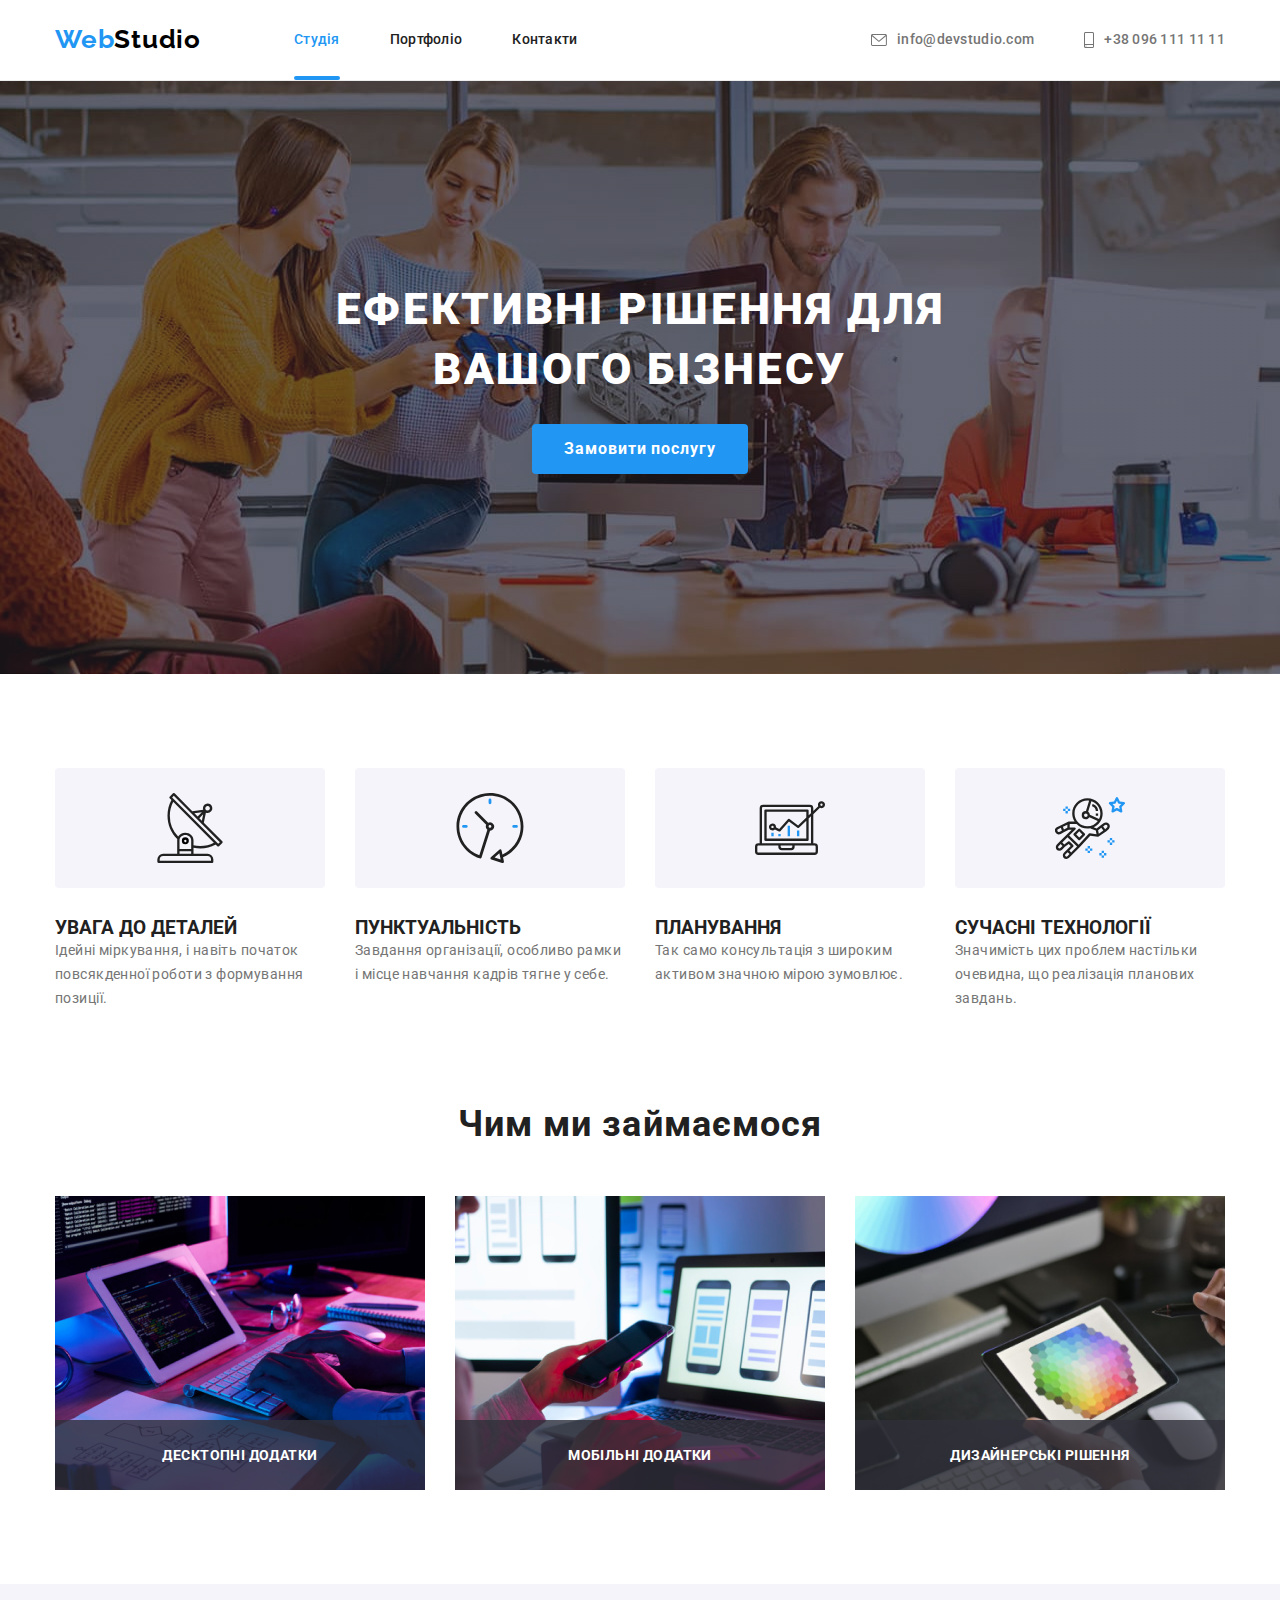
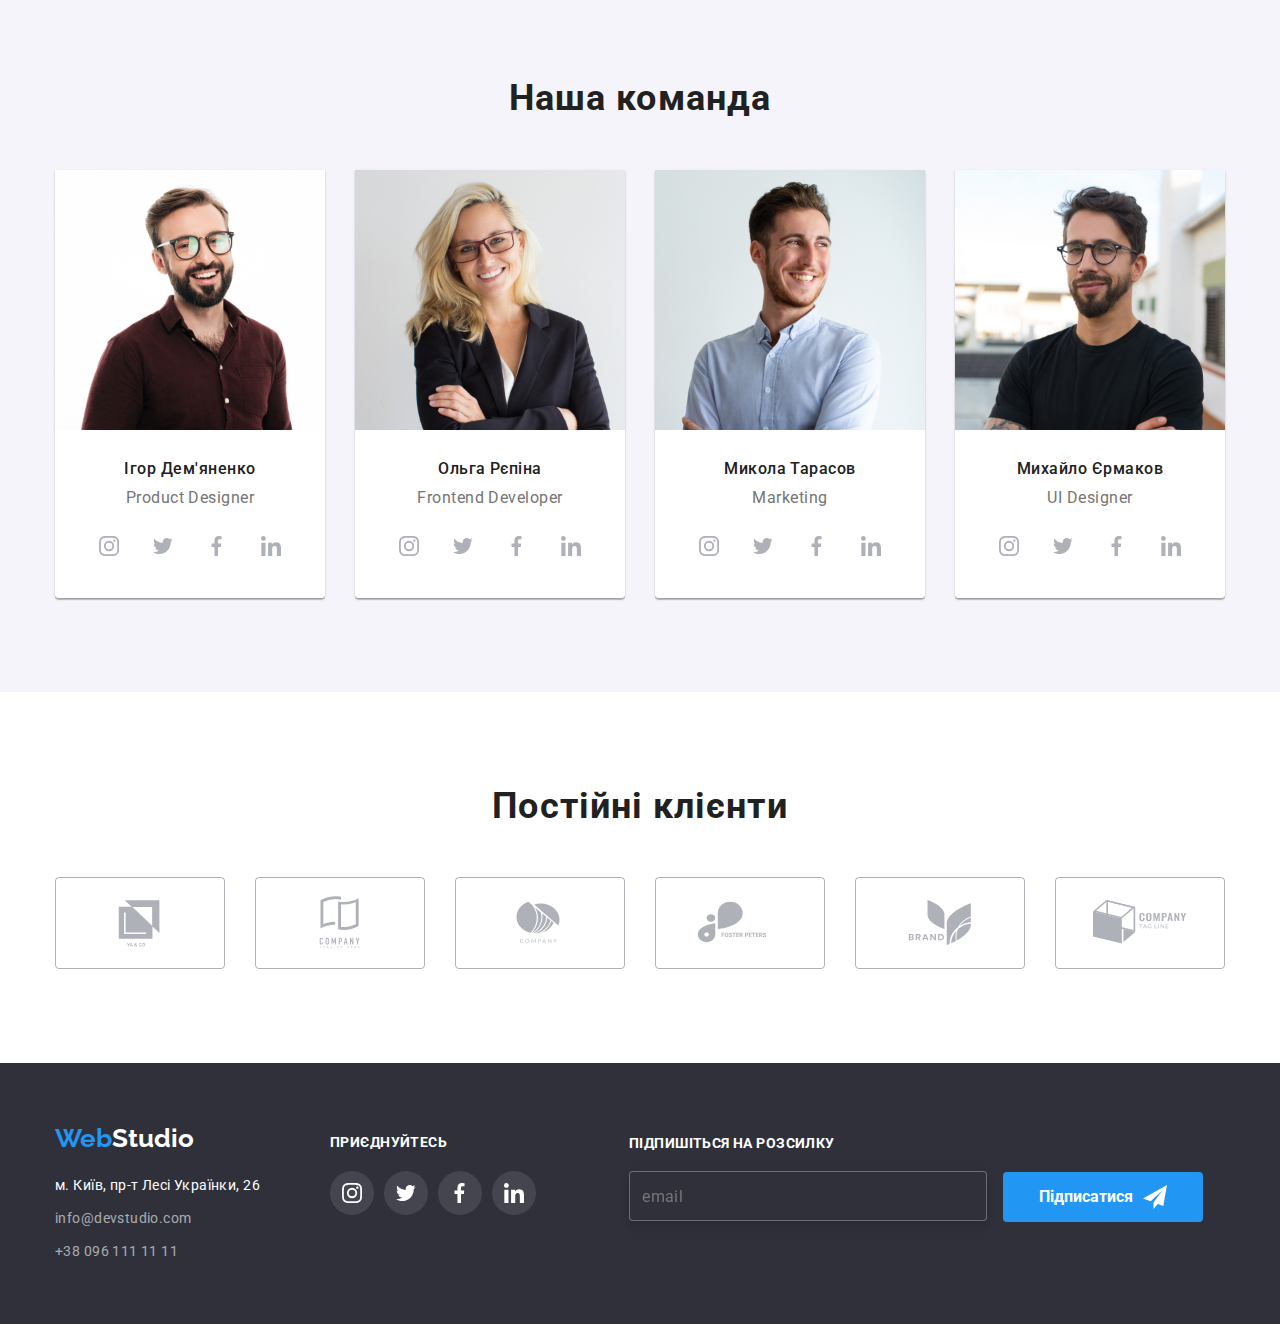
<file: index.html>
<!DOCTYPE html>
<html lang="en">
  <head>
    <meta charset="UTF-8" />
    <meta http-equiv="X-UA-Compatible" content="IE=edge" />
    <meta name="viewport" content="width=device-width, initial-scale=1.0" />
    <title>Document</title>

    <link rel="preconnect" href="https://fonts.googleapis.com" />
    <link rel="preconnect" href="https://fonts.gstatic.com" crossorigin />
    <link
      href="https://fonts.googleapis.com/css2?family=Raleway:wght@700&family=Roboto:wght@400;500;700;900&display=swap"
      rel="stylesheet"
    />
    <link
      rel="stylesheet"
      href="https://cdnjs.cloudflare.com/ajax/libs/modern-normalize/1.1.0/modern-normalize.min.css"
    />
    <link rel="stylesheet" href="./css/styles.css" />
    
  </head>
  
  <body>
    <!---Хедер-->
    <header class="header">
      <!---Навігація-->
      <div class="container container-nav">
        <nav class="nav">
          <a class="logo-heder" href="./index.html"><span class="logo-web">Web</span>Studio</a>
          <ul class="ul-none siti-nav">
            <li class="item li-current"><a href="" class="link  current">Студія</a></li>
            <li class="item li-current"><a href="portfolio.html" class="link ">Портфоліо</a></li>
            <li class="item li-current"><a href="" class="link ">Контакти</a></li>
          </ul>
        </nav>
        <ul class="ul-none siti-links">
          <li class="item icon-mail">
            <a href="mailto:info@devstudio.com" class="links"><svg class="icon-envelope" width="16" height="12" ><use href="./images/symbol-defs.svg#icon-envelope"> </use></svg>info@devstudio.com</a>
          </li>
          <li class="item icon-mail"><a href="tel:+380961111111" class="links"><svg class="icon-tell" width="10" height="16" ><use href="./images/symbol-defs.svg#icon-smartphone"> </use></svg>+38 096 111 11 11</a></li>
        </ul>
      </div>
    </header>
    <main>
      <!---section1-->
      <section class="section-One">
        <div class="container-hero container">
          <h1 class="title-h1">Ефективні рішення для вашого бізнесу</h1>

          <button class="button-section1" data-modal-open type="button">Замовити послугу</button>
          <div  class="backdrop  is-hidden" data-modal >
            <div class="modal">
             <button class="button-off" data-modal-close> <svg width="11" height="11"><use href="./images/symbol-defs.svg#icon-Vector"> </use> </svg>  </button>
             <div>

             <!---Модалка--> 
            <form class="form-field ">
              <p class="form-title">Залиште свої дані, ми вам передзвонимо</p>
              <div class="form-field">
              <label for="name">Ім'я</label>
              <input class="input-class" type="text" name="name" id="name" autofocus  >
              <svg class="icon-input" width="18" height="18"><use href="./images/symbol-defs.svg#icon-man"></use></svg>
            </div>
            <div class="form-field">
                <label for="tel">Телефон</label>
              <input class="input-class"  type="tel" name="tel" id="tel">
              <svg class="icon-input" width="18" height="18"><use href="./images/symbol-defs.svg#icon-fone"></use></svg>
            </div>
            <div class="form-field">
              <label for="email">Пошта</label>
              <input class="input-class" type="email" name="mail" id="email">
              <svg class="icon-input" width="18" height="18"><use href="./images/symbol-defs.svg#icon-envelope-1"></use></svg>
            </div>
            <div class="form-field">
               <label for="coment">Коментар</label >
              <textarea  name="coment" id="coment" placeholder="Введіть текст" rows="10" class="extarea"></textarea>
            </div>
            <div class="">
              <label class="checkbox-label">
                <input class="checkbox" type="checkbox" name="topic" value="" />
                <span class="checkbox-icon"></span>
                <span class="">Погоджуюся з розсилкою та приймаю</span>
                <a class="checkbox-link" href="">Умови договору</a>
              </label>
            </div>


              <button type="submit" class="button-form">Відправити</button>
            </form>
          </div>
            </div>
          </div>
        </div>
      </section>

      <!--section2-->
      <section class="cection-2 section">
        
        <h2 class="h2-off">переваги</h2>
        <div class="container-cection2 container">
          <ul class="ul-none ul-2">
            <li class="item ">
              <div class="bg-icon">
                <svg class="icon-s2">
                  <use  href="./images/symbol-defs.svg#icon-antenna">     
                  </use>
                </svg>
              </div>
              <h3 class="section-h3">УВАГА ДО ДЕТАЛЕЙ</h3>
              <p class="paragraph-s2">
                Ідейні міркування, і навіть початок повсякденної роботи з формування позиції.
              </p>
            </li>
            <li class="item ">
              <div class="bg-icon">
                <svg class="icon-s2">
                  <use  href="./images/symbol-defs.svg#iconclock-">     
                  </use>
                </svg>
              </div>
              <h3 class="section-h3">ПУНКТУАЛЬНІСТЬ</h3>
              <p class="paragraph-s2">
                Завдання організації, особливо рамки і місце навчання кадрів тягне у себе.
              </p>
            </li>
            <li class="item ">
              <div class="bg-icon">
                <svg class="icon-s2">
                  <use  href="./images/symbol-defs.svg#icon-diagram"  >     
                  </use>
                </svg>
              </div>
              <h3 class="section-h3">ПЛАНУВАННЯ</h3>
              <p class="paragraph-s2">
                Так само консультація з широким активом значною мірою зумовлює.
              </p>
            </li>
            <li class="item ">
              <div class="bg-icon">
                <svg class="icon-s2">
                  <use  href="./images/symbol-defs.svg#icon-astronaut" >     
                  </use>
                </svg>
              </div>
              <h3 class="section-h3">СУЧАСНІ ТЕХНОЛОГІЇ</h3>
              <p class="paragraph-s2">
                Значимість цих проблем настільки очевидна, що реалізація планових завдань.
              </p>
            </li>
          </ul>
        </div>
      </section>
      <!--sectoin3 practice-->
      <section class="section section-practice">
        <div class="container">
        <h2 class="practice">Чим ми займаємося</h2>
        <ul class="ul-none ul-practice">
          
          <li  class="pfoto-practice">
            <div class="div-tex"><p class="tex-pfoto">Десктопні додатки</p></div>
            <img src="./images/img.jpg" alt="programer-working-his-desk" width="370"  /></li>
      
          <li class="pfoto-practice">
           <div class="div-tex"><p class="tex-pfoto">Мобільні додатки</p></div> 
            <img
              src="./images/img(1).jpg"
              alt="team-creators-is-working-interface-mobile"
              width="370"
            />
          </li>
          
          <li class="pfoto-practice">
            <div class="div-tex"><p class="tex-pfoto">Дизайнерські рішення</p></div> 
            <img src="./images/img(2).jpg" alt="working-colour-selection-graphic-" width="370" />
          </li>
          
        </ul>
        </div>
      </section>
      <!--section4-->
      
      <section class="team section">
        <div class="container div-team">
        <h2 class="team-title">Наша команда</h2>
        <ul class="ul-none ul-team  ">
          <li class="li-team">
            <img src="./images/photo.jpg" alt="Ігор Дем'яненко" width="270" />
           <div class="team-div">
            <h3 class="team-name">Ігор Дем'яненко</h3>
            <p class="team-text">Product Designer</p>
           
           <ul class="icon-ul ul-none">
            <li class="icon-li">
              <a href="" class="icon-social"> <svg  width="20" height="20">
                <use href="./images/symbol-defs.svg#icon-instagram"> </use>
              </svg></a>
            </li>
            <li class="icon-li">
              <a href="" class="icon-social"> <svg  width="20" height="20">
                <use href="./images/symbol-defs.svg#icon-twitter"> </use>
              </svg></a>
            </li>
            <li class="icon-li">
              <a href="" class="icon-social"> <svg  width="20" height="20">
                <use href="./images/symbol-defs.svg#icon-facebook"> </use>
              </svg></a>
            </li>
            <li class="icon-li">
              <a href="" class="icon-social"> <svg  width="20" height="20">
                <use href="./images/symbol-defs.svg#icon-linkedin"> </use>
              </svg></a>
            </li>
           </ul>
          
           </div>
          
          <li class="li-team">
            <img src="./images/photo1.jpg" alt="Ольга Рєпіна" width="270" />
            <div class="team-div">
            <h3 class="team-name">Ольга Рєпіна</h3>
            <p class="team-text">Frontend Developer</p>
          
            <ul class="icon-ul ul-none">
            <li class="icon-li">
              <a href="" class="icon-social"> <svg  width="20" height="20">
                <use href="./images/symbol-defs.svg#icon-instagram"> </use>
              </svg></a>
            </li>
            <li class="icon-li">
              <a href="" class="icon-social"> <svg  width="20" height="20">
                <use href="./images/symbol-defs.svg#icon-twitter"> </use>
              </svg></a>
            </li>
            <li class="icon-li">
              <a href="" class="icon-social"> <svg  width="20" height="20">
                <use href="./images/symbol-defs.svg#icon-facebook"> </use>
              </svg></a>
            </li>
            <li class="icon-li">
              <a href="" class="icon-social"> <svg  width="20" height="20">
                <use href="./images/symbol-defs.svg#icon-linkedin"> </use>
              </svg></a>
            </li>
           </ul>
                </div>
          
          <li class="li-team">
            <img src="./images/photo2.jpg" alt="Микола Тарасов" width="270" />
           <div class="team-div">
            <h3 class="team-name">Микола Тарасов</h3>
            <p class="team-text">Marketing</p>
         
         <ul class="icon-ul ul-none">
            <li class="icon-li">
              <a href="" class="icon-social"> <svg  width="20" height="20">
                <use href="./images/symbol-defs.svg#icon-instagram"> </use>
              </svg></a>
            </li>
            <li class="icon-li">
              <a href="" class="icon-social"> <svg  width="20" height="20">
                <use href="./images/symbol-defs.svg#icon-twitter"> </use>
              </svg></a>
            </li>
            <li class="icon-li">
              <a href="" class="icon-social"> <svg  width="20" height="20">
                <use href="./images/symbol-defs.svg#icon-facebook"> </use>
              </svg></a>
            </li>
            <li class="icon-li">
              <a href="" class="icon-social"> <svg  width="20" height="20">
                <use href="./images/symbol-defs.svg#icon-linkedin"> </use>
              </svg></a>
            </li>
           </ul>
               </div>
          <li class="li-team">
            <img src="./images/photo3.jpg" alt="Михайло Єрмаков" width="270" />
           <div class="team-div">
            <h3 class="team-name">Михайло Єрмаков</h3>
            <p class="team-text">UI Designer</p>
          
           <ul class="icon-ul ul-none">
            <li class="icon-li">
              <a href="" class="icon-social" > <svg width="20" height="20">
                <use href="./images/symbol-defs.svg#icon-instagram"> </use>
              </svg></a>
            </li>
            <li class="icon-li">
              <a href="" class="icon-social"> <svg  width="20" height="20">
                <use href="./images/symbol-defs.svg#icon-twitter"> </use>
              </svg></a>
            </li>
            <li class="icon-li">
              <a href="" class="icon-social"> <svg  width="20" height="20">
                <use href="./images/symbol-defs.svg#icon-facebook"> </use>
              </svg></a>
            </li>
            <li class="icon-li" >
              <a href="" class="icon-social"> <svg  width="20" height="20">
                <use href="./images/symbol-defs.svg#icon-linkedin"> </use>
              </svg></a>
            </li>
           </ul>
           </ul>
                </div>
            </ul>
            </div>
        
      </section>
      
      <!---Постійні клєнти-->
      <section class="section">
        <div class="container">
      <h2 class="customers">Постійні клієнти</h2>
      <ul class="ul-customers ul-none">
        
        <li class="li-customers"><a href="" class="icon-customers" ><svg width="106" height="60">
                <use href="./images/symbol-defs.svg#icon-Logo1"> </use>
             </svg></a></li>
        <li class="li-customers"><a href="" class="icon-customers" ><svg width="106" height="60">
                <use href="./images/symbol-defs.svg#icon-Logo2"> </use>
              </svg></a></li>
        <li class="li-customers"><a href="" class="icon-customers" ><svg width="106" height="60">
                <use href="./images/symbol-defs.svg#icon-Logo3"> </use>
              </svg></a></li>
        <li class="li-customers"><a href="" class="icon-customers" ><svg width="106" height="60">
                <use href="./images/symbol-defs.svg#icon-Logo4"> </use>
              </svg></a></li>
        <li class="li-customers"><a href="" class="icon-customers" ><svg width="106" height="60">
                <use href="./images/symbol-defs.svg#icon-Logo5"> </use>
              </svg></a></li>
        <li class="li-customers"><a href="" class="icon-customers" ><svg width="106" height="60">
                <use href="./images/symbol-defs.svg#icon-Logo6"> </use>
              </svg></a></li>
  
      </ul>
      </div>
      </section>
    </main>
    <!--футер-->
   <footer class="footer">
      <div class="container-footer container ">
        <div>
      <a class="logo" href="./index.html"><span class="logo-web">Web</span>Studio</a>
      <address class="address">
        <ul class="ul-none address-futer">
          <li class="contacts-link">
            <a
              href="https://goo.gl/maps/BcVrPr2ajhjNkVCZA"
              target="_blank"
              rel="noopener noreferrer"
              class="address-k"
            >
              м. Київ, пр-т Лесі Українки, 26</a
            >
          </li>
          <li class="contacts-link">
            <a href="mailto:info@devstudio.com" class="mail">info@devstudio.com</a>
          </li>
          <li class="contacts-link">
            <a href="tel:+380961111111" class="tel">+38 096 111 11 11 </a>
          </li>
        </ul>
        </address>
        </div>
        <div class="network ">
       <p class="futer-p">приєднуйтесь</p>
        <ul class="icon-futer">
          
          <li class="li-futer"> <a class="svg-futer" href="" > <svg  width="20" height="20">
                <use href="./images/symbol-defs.svg#icon-instagram"> </use>
              </svg></a></li>
          <li class="li-futer"> <a class="svg-futer" href="" > <svg  width="20" height="20">
                <use href="./images/symbol-defs.svg#icon-twitter"> </use>
              </svg></a></li>
          <li class="li-futer"><a class="svg-futer" href="" > <svg  width="20" height="20">
                <use href="./images/symbol-defs.svg#icon-facebook"> </use>
              </svg></a></li>
          <li class="li-futer"> <a class="svg-futer" href="" > <svg  width="20" height="20">
                <use href="./images/symbol-defs.svg#icon-linkedin"> </use>
              </svg></a></li>
        </ul>
        </div>
        <form class="futer-form">
        
          <p class="p-form">Підпишіться на розсилку</p>
          <label for="email"></label>
            <input type="email" name="email" id="email" placeholder="email">
            <button class="button-futer">Підписатися <svg class="icon-plane" width="24" height="24"><use href="./images/symbol-defs.svg#icon-plane"></use></svg></button>
            
           </form>
        
      
    </div>
    </footer>
    <script src="./js/modal.js"></script>
  </body>
</html>
</file>
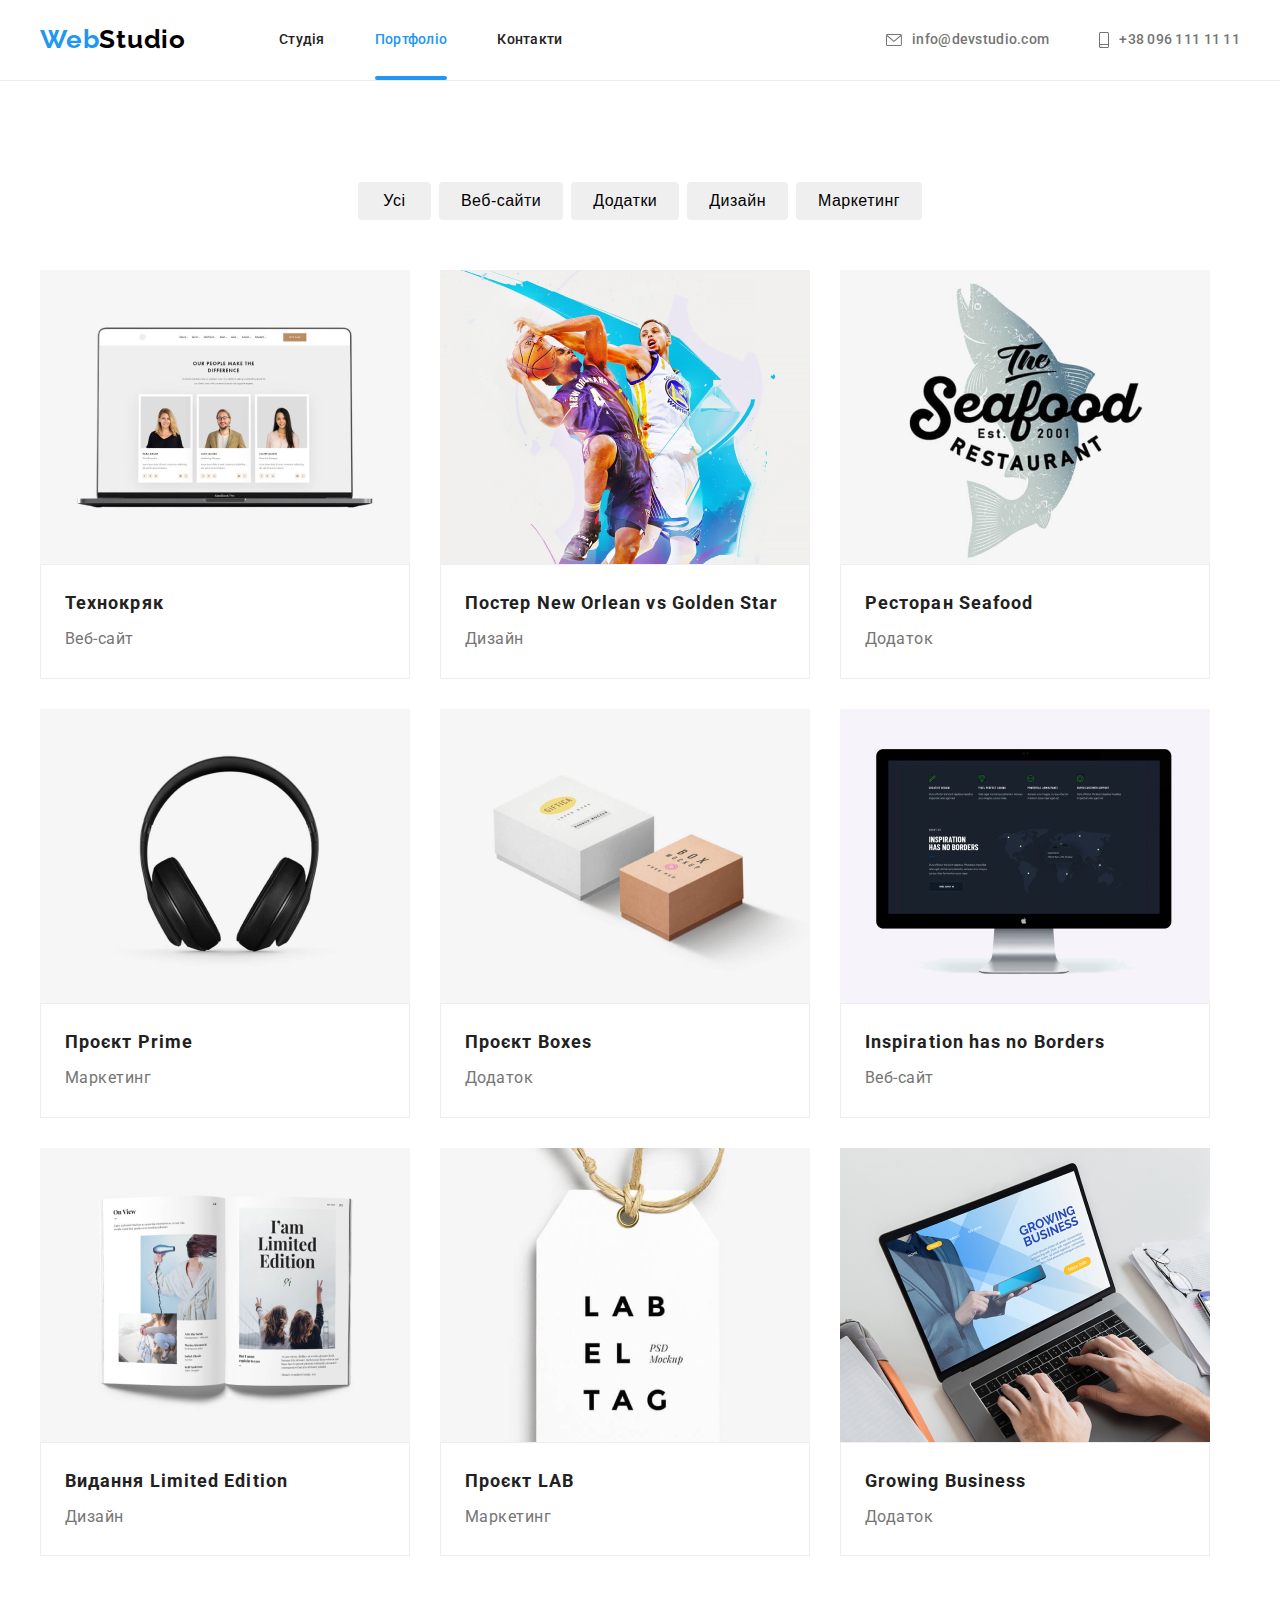
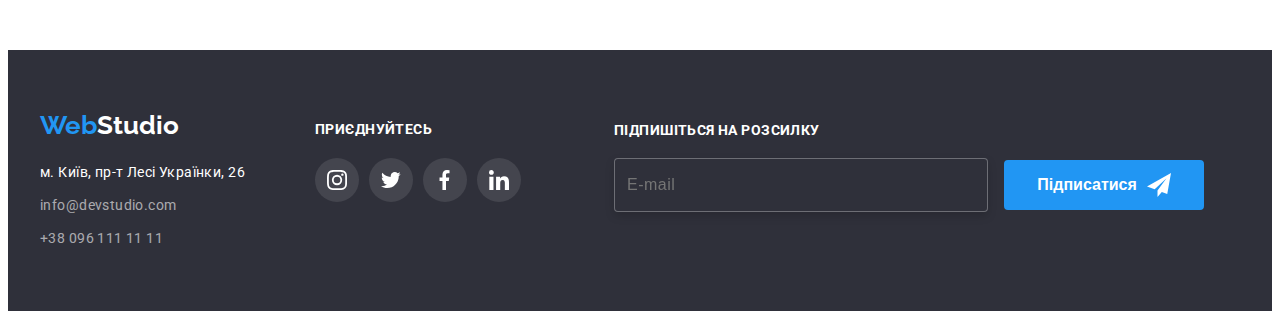
<file: portfolio.html>
<!DOCTYPE html>
<html lang="en">
  <head>
    <meta charset="UTF-8" />
    <meta http-equiv="X-UA-Compatible" content="IE=edge" />
    <meta name="viewport" content="width=device-width, initial-scale=1.0" />
    <title>Document</title>
    <link rel="preconnect" href="https://fonts.googleapis.com" />
    <link rel="preconnect" href="https://fonts.gstatic.com" crossorigin />
    <link
      href="https://fonts.googleapis.com/css2?family=Raleway:wght@700&family=Roboto:wght@400;500;700;900&display=swap"
      rel="stylesheet"
    />
    <link rel="stylesheet" href="./css/styles.css" />
  </head>
  <body>
    <header class="header">
      <!---Навігація-->
      <div class="container container-nav">
        <nav class="nav">
          <a class="logo-heder" href="./index.html"><span class="logo-web">Web</span>Studio</a>
          <ul class="ul-none siti-nav">
            <li class="item li-current"><a href="./index.html" class="link">Студія</a></li>
            <li class="item li-current"><a href="portfolio.html" class="link current current">Портфоліо</a></li>
            <li class="item li-current"><a href="" class="link">Контакти</a></li>
          </ul>
        </nav>
        <ul class="ul-none siti-links">
          <li class="item icon-mail">
            <a href="mailto:info@devstudio.com" class="links"
              ><svg class="icon-envelope" width="16" height="12">
                <use href="./images/symbol-defs.svg#icon-envelope"></use>
              </svg>
              info@devstudio.com</a
            >
          </li>
          <li class="item icon-mail">
            <a href="tel:+380961111111" class="links"
              ><svg class="icon-tell" width="10" height="16">
                <use href="./images/symbol-defs.svg#icon-smartphone"></use>
              </svg>
              +38 096 111 11 11</a
            >
          </li>
        </ul>
      </div>
    </header>
    <!---кнопки портфоліо-->
    <main class="section-main section">
      <div class="container-portfolio container">
        <ul class="ul-none btn-portfolio">
          <li class="btns"><button class="btn" type="button">Усі</button></li>
          <li class="btns"><button class="btn" type="button">Веб-сайти</button></li>
          <li class="btns"><button class="btn" type="button">Додатки</button></li>
          <li class="btns"><button class="btn" type="button">Дизайн</button></li>
          <li class="btns"><button class="btn" type="button">Маркетинг</button></li>
        </ul>

        <!--Портфоліо--->
        <h1 class="h2-off">порфоліо фото</h1>

        <ul class="ul-none portfolio-ul">
          <li class="portfolio-li">
            <div class="div-img">
              <div class="div-div">
            <img src="./images/portfolio/img.jpg" width="370" alt="Технокряк" />
          
            <p class="submenu">Ресурс пропонує комплексні пропозиції з різним рівнем функціоналу та сервісів. Все це дозволить відвідувачу отримати вичерпні відомості про компанію чи приватну особу.</p>
          
            </div>
          
            <div class="content-photo">
              <h2 class="title">Технокряк</h2>
              <p class="paragraph">Веб-сайт</p>
            </div>
          </div>
          </li>
          <li class="portfolio-li">
            <div class="div-img">
              <div class="div-div">
            <img src="./images/portfolio/img(1).jpg" width="370" alt="" />
            
          <p class="submenu">Ресурс пропонує комплексні пропозиції з різним рівнем функціоналу та сервісів. Все це дозволить відвідувачу отримати вичерпні відомості про компанію чи приватну особу.</p>
        </div>
          <div class="content-photo">
              <h2 class="title">Постер New Orlean vs Golden Star</h2>
              <p class="paragraph">Дизайн</p>
            </div>
            </div>
          </li>
          <li class="portfolio-li">
            <div class="div-img">
              <div class="div-div">
            <img src="./images/portfolio/img(2).jpg" width="370" alt="" />
            <p class="submenu">Ресурс пропонує комплексні пропозиції з різним рівнем функціоналу та сервісів. Все це дозволить відвідувачу отримати вичерпні відомості про компанію чи приватну особу.</p>
          </div>
            <div class="content-photo">
              <h2 class="title">Ресторан Seafood</h2>
              <p class="paragraph">Додаток</p>
            </div>
            </div>
          </li>
          <li class="portfolio-li">
            <div class="div-img">
              <div class="div-div">
            <img src="./images/portfolio/img(3).jpg" width="370" alt="" />
            <p class="submenu">Ресурс пропонує комплексні пропозиції з різним рівнем функціоналу та сервісів. Все це дозволить відвідувачу отримати вичерпні відомості про компанію чи приватну особу.</p>
          </div>
            <div class="content-photo">
              <h2 class="title">Проєкт Prime</h2>
              <p class="paragraph">Маркетинг</p>
            </div>
            </div>
          </li>
          <li class="portfolio-li">
            <div class="div-img">
              <div class="div-div">
            <img src="./images/portfolio/img(4).jpg" width="370" alt="" />
            
            <p class="submenu">Ресурс пропонує комплексні пропозиції з різним рівнем функціоналу та сервісів. Все це дозволить відвідувачу отримати вичерпні відомості про компанію чи приватну особу.</p>
          </div>
            <div class="content-photo">
              <h2 class="title">Проєкт Boxes</h2>
              <p class="paragraph">Додаток</p>
            </div>
            </div>
          </li>
          <li class="portfolio-li">
            <div class="div-img">
              <div class="div-div">
            <img src="./images/portfolio/img(5).jpg" width="370" alt="" />
            <p class="submenu">Ресурс пропонує комплексні пропозиції з різним рівнем функціоналу та сервісів. Все це дозволить відвідувачу отримати вичерпні відомості про компанію чи приватну особу.</p>
          </div>
            <div class="content-photo">
              <h2 class="title">Inspiration has no Borders</h2>
              <p class="paragraph">Веб-сайт</p>
            </div>
            </div>
          </li>
          <li class="portfolio-li">
            <div class="div-img">
              <div class="div-div">
            <img src="./images/portfolio/img(6).jpg" width="370" alt="" />
            <p class="submenu">Ресурс пропонує комплексні пропозиції з різним рівнем функціоналу та сервісів. Все це дозволить відвідувачу отримати вичерпні відомості про компанію чи приватну особу.</p>
          </div>
            <div class="content-photo">
              <h2 class="title">Видання Limited Edition</h2>
              <p class="paragraph">Дизайн</p>
            </div>
            </div>
          </li>
          <li class="portfolio-li">
            <div class="div-img">
              <div class="div-div">
            <img src="./images/portfolio/img(7).jpg" width="370" alt="" />
            <p class="submenu">Ресурс пропонує комплексні пропозиції з різним рівнем функціоналу та сервісів. Все це дозволить відвідувачу отримати вичерпні відомості про компанію чи приватну особу.</p>
          </div>
            <div class="content-photo">
              <h2 class="title">Проєкт LAB</h2>
              <p class="paragraph">Маркетинг</p>
            </div>
            </div>
          </li>
          <li class="portfolio-li">
            <div class="div-img">
              <div class="div-div">
            <img src="./images/portfolio/img(8).jpg" width="370" alt="" />
            <p class="submenu">Ресурс пропонує комплексні пропозиції з різним рівнем функціоналу та сервісів. Все це дозволить відвідувачу отримати вичерпні відомості про компанію чи приватну особу.</p>
          </div>
            <div class="content-photo">
              <h2 class="title">Growing Business</h2>
              <p class="paragraph">Додаток</p>
            </div>
            </div>
          </li>
        </ul>
      </div>
    </main>
    <!---Футер-->

    <footer class="footer">
      <div class="container-footer container ">
        <div>
      <a class="logo" href="./index.html"><span class="logo-web">Web</span>Studio</a>
      <address class="address">
        <ul class="ul-none address-futer">
          <li class="contacts-link">
            <a
              href="https://goo.gl/maps/BcVrPr2ajhjNkVCZA"
              target="_blank"
              rel="noopener noreferrer"
              class="address-k"
            >
              м. Київ, пр-т Лесі Українки, 26</a
            >
          </li>
          <li class="contacts-link">
            <a href="mailto:info@devstudio.com" class="mail">info@devstudio.com</a>
          </li>
          <li class="contacts-link">
            <a href="tel:+380961111111" class="tel">+38 096 111 11 11 </a>
          </li>
        </ul>
        </address>
        </div>
        <div class="network ">
       <p class="futer-p">приєднуйтесь</p>
        <ul class="icon-futer">
          
          <li class="li-futer"> <a class="svg-futer" href="" > <svg  width="20" height="20">
                <use href="./images/symbol-defs.svg#icon-instagram"> </use>
              </svg></a></li>
          <li class="li-futer"> <a class="svg-futer" href="" > <svg  width="20" height="20">
                <use href="./images/symbol-defs.svg#icon-twitter"> </use>
              </svg></a></li>
          <li class="li-futer"><a class="svg-futer" href="" > <svg  width="20" height="20">
                <use href="./images/symbol-defs.svg#icon-facebook"> </use>
              </svg></a></li>
          <li class="li-futer"> <a class="svg-futer" href="" > <svg  width="20" height="20">
                <use href="./images/symbol-defs.svg#icon-linkedin"> </use>
              </svg></a></li>
        </ul>
        </div>
        <form class="futer-form">
        
          <p class="p-form">Підпишіться на розсилку</p>
          
            <input type="email" name="mail-f" id="email-f" placeholder="E-mail">
            <button class="button-futer">Підписатися <svg class="icon-plane" width="24" height="24"><use href="./images/symbol-defs.svg#icon-plane"></use></svg></button>
            
           </form>
  </body>
</html>
</file>
<file: css/styles.css>
/* primary text color: #212121 */
/* secondary text color: #757575 */
/* text color: #000000 */
/* hero and footer backgound: #2F303A; */
/* background secondary color: #F5F4FA */
/* background header color : #ffffff */
/* accent color: #2196f3 */

:root {
  --primary-text-color: #212121;
  --secondary-text-color: #757575;
  --text-color: #000000;
  --hero-backgound: #2f303a;
  --background-main-color: #ffffff;
  --background-secondary-color: #f5f4fa;
  --accent-color: #2196f3;
}

p,
h1,
h2,
h3,
h4,
h5,
h6 {
  margin: 0;
  padding: 0;
}


img {
  display: block;
}
ul {
  margin: 0;
  padding: 0;
}

body {
  font-family: 'Roboto', sans-serif;
  font-style: normal;
  color: var(--primary-text-color);
  background-color: var(--background-main-color);
  padding-top: 80px;
}
.container {
  width: 1200px;
  margin-left: auto;
  margin-right: auto;
  padding-left: 15px;
  padding-right: 15px;
}
.section {
  padding-top: 94px;
  padding-bottom: 94px;
}

/* хедер */
.header {
  border-bottom: 1px solid#ECECEC;
  position: fixed;
  width: 100%;
  top: 0%;
  left: 0%;
  background-color: var(--background-main-color);
  z-index: 1;
}
.current::after{
  content:"" ;
  position: absolute;
  display: block;
  width: 100%;
  height: 4px;
  bottom: 0;
  left: 0;
  
  background-color:var(--accent-color);
  border-radius: 2px;
   
}
.li-current{
  position: relative
  
}
.nav {
  align-items: center;
  display: flex;
}
.ul-none .link.current {
  color: var(--accent-color);
}
/* навігація хедера */
.container-nav {
  display: flex;
}
.siti-nav {
  display: flex;
  
}
.siti-links {
  display: flex;

  margin-left: auto;
}
.siti-nav .item + .item {
  margin-left: 50px;
}
.siti-links .item + .item {
  margin-left: 50px;
}

.icon-smartphone {
  width: 10px;
  height: 16px;
  margin-right: 10px;
}
.icon-mail {
  fill: var(--secondary-text-color);
}
.link {
  transition: color 250ms cubic-bezier(0.4, 0, 0.2, 1);
  display: block;
  padding-top: 32px;
  padding-bottom: 32px;
  font-weight: 500;
  font-size: 14px;
  line-height: 1.14;
  letter-spacing: 0.02em;
  color: var(--primary-text-color);
  text-decoration-line: none;
}
.icon-envelope,
.icon-tell {
  margin-right: 10px;
  cursor: pointer;
}

.links {
  align-items: center;
  display: inline-flex;
  padding-top: 32px;
  padding-bottom: 32px;
  transition: color 250ms cubic-bezier(0.4, 0, 0.2, 1),fill 250ms cubic-bezier(0.4, 0, 0.2, 1);
  font-weight: 500;
  font-size: 14px;
  line-height: 1.14;
  letter-spacing: 0.02em;
  text-decoration-line: none;
  color: var(--secondary-text-color);
}

.link:hover,
.link:focus {
  color: var(--accent-color);
}
.links:hover,
.links:focus {
  color: var(--accent-color);
  fill: var(--accent-color);
}
.icon-smartphone:hover,
.icon-smartphone:focus {
  color: var(--accent-color);
}

.logo-heder {
  font-family: 'Raleway';
  font-style: normal;
  font-weight: 700;
  font-size: 26px;
  line-height: 1.2;
  letter-spacing: 0.03em;
  color: var(--text-color);
  text-decoration-line: none;
  margin-right: 93px;
}

/* перша секція */
.section-One {
  background-color: var(--hero-backgound);
  background-image: linear-gradient(rgba(47, 48, 58, 0.4), rgba(47, 48, 58, 0.4)),
    url('../images/background/fon.jpg');

  background-repeat: no-repeat;
  background-position: center;
}
.container-hero {
  padding-top: 200px;
  padding-bottom: 200px;
  text-align: center;
  margin-left: auto;
  margin-right: auto;
}
.title-h1 {
  width: 696px;
  font-weight: 900;
  font-size: 44px;
  line-height: 1.36;
  text-align: center;
  letter-spacing: 0.06em;
  text-transform: uppercase;
  color: var(--background-main-color);
  margin-left: auto;
  margin-right: auto;
  margin-bottom: 24px;
}
.button-section1 {
  display: inline-block;
  font-weight: 700;
  font-size: 16px;
  line-height: 1.87;
  text-align: center;
  letter-spacing: 0.06em;
  color: var(--background-main-color);
  background: var(--accent-color);
  border: 0;
  border-radius: 4px;
  cursor: pointer;
  border-radius: 4px;
  padding: 10px 32px;
  
  transition: background-color 250ms cubic-bezier(0.4, 0, 0.2, 1),box-shadow 250ms cubic-bezier(0.4, 0, 0.2, 1) ;
}
.button-section1:hover,
.button-section1:focus {
  background-color: #188ce8;
  box-shadow: 0px 4px 4px rgba(0, 0, 0, 0.15);
}
.button-off{
  margin-left: 490px;
  margin-right: 8px;
 margin-top: 8px;
  width: 30px;
height: 30px;
background: #FFFFFF;
border: 1px solid rgba(0, 0, 0, 0.1);
border-radius: 50%;
transition: fill 250ms cubic-bezier(0.4, 0, 0.2, 1);

}
.backdrop{
  z-index: 2;
  position: fixed;
  right: 0%;
  bottom: 0%;

left: 0;
top: 0;
opacity: 1;
transition: opacity 250ms cubic-bezier(0.4, 0, 0.2, 1),  visibility 250ms cubic-bezier(0.4, 0, 0.2, 1);
background: rgba(0, 0, 0, 0.2);
}
.backdrop.is-hidden {
  opacity: 0;
  pointer-events: none;
  visibility: hidden;

}

.modal{
  position: absolute;
  width: 528px;
height: 581px;
top: 50%;
left: 50%;
transform: translate(-50%, -50%);
background: #FFFFFF;
transition: transform 250ms cubic-bezier(0.4, 0, 0.2, 1);
box-shadow: 0px 1px 3px rgba(0, 0, 0, 0.12), 0px 1px 1px rgba(0, 0, 0, 0.14), 0px 2px 1px rgba(0, 0, 0, 0.2);
border-radius: 4px;
}
/* Модалка */
.form-title{
 font-weight: 700;
font-size: 20px;
margin-bottom: 12px;

text-align: center;
letter-spacing: 0.03em;
color: var(--primary-text-color)
}
.form-field{
  position: relative;
  display: flex;
  flex-direction: column;
  width: 448px;
  margin-left: auto;
  margin-right: auto;
  margin-bottom: 10px;
  text-align: initial;
}
.form-field >input { 
  width: 448px;
  border: 1px solid rgba(33, 33, 33, 0.2);
border-radius: 4px;
transition: border 250ms cubic-bezier(0.4, 0, 0.2, 1);
}
.form-field > label {

  font-size: 12px;
line-height: 14px;
color: var(--secondary-text-color);
padding-bottom: 4px;
}

.form-field:focus-within > .icon-input,
.form-field:hover > .icon-input {
  fill: #2196f3;
}
.button-off:hover{
  fill: var(--accent-color);
}
.form-field input:focus-within,
.form-field textarea:focus-within,
.form-field input:hover,
.form-field textarea:hover
 {
  border-color: var(--accent-color);

}

.extarea{
  width: 448px;
  height: 120px;
  resize: none;
border: 1px solid rgba(33, 33, 33, 0.2);
border-radius: 4px;
padding-left: 16px;
padding-top: 12px;
font-size: 12px;
line-height: 14px;
letter-spacing: 0.01em;
color: rgba(117, 117, 117, 0.5);
}
.checkbox-label {
  display: flex;
  align-items: center;
  justify-content: center;
  cursor: pointer;
  margin-bottom: 30px;
  font-size: 14px;
line-height: 1.71;
letter-spacing: 0.03em;
  color: var(--secondary-text-color);
}
.checkbox {
  position: absolute;
  width: 1px;
  height: 1px;
  margin: -1px;
  border: 0;
  padding: 0;
  clip: rect(0 0 0 0);
  overflow: hidden;
}
.checkbox-link {
  margin-left: 5px;
  color: var(--accent-color);
}
.checkbox-icon {
  content: "";
  display: inline-block;
  width: 15px;
  height: 15px;
  margin-right: 8px;
  border: 2px solid black;
  border-radius: 4px;
  transition:  border-color 250ms cubic-bezier(0.4, 0, 0.2, 1), background-color 250ms cubic-bezier(0.4, 0, 0.2, 1);
}
.checkbox:checked + .checkbox-icon {
  border-color: var(--accent-color);
  background-color: var(--accent-color);
  background-image: url(../images/fullikon.svg);
  background-size: contain;
  background-origin: border-box;
}

.button-form{
  width: 200px;
height: 50px;
font-weight: 700;
font-size: 16px;
line-height: 30px;
background-color: var(--accent-color);
color: var(--background-main-color);
transition: box-shadow 250ms cubic-bezier(0.4, 0, 0.2, 1), backgrond 250ms cubic-bezier(0.4, 0, 0.2, 1);
border-radius: 4px;
border: 0;
cursor: pointer;
margin-top: 20px;
margin-inline: auto;
}
.button-form:hover{
  box-shadow: 0px 4px 4px rgba(0, 0, 0, 0.15);
  background: #188CE8;
}

.form-field >textarea{
  color: var(--text-color);
}

input ,textarea{
  outline: none;
  transition: border 250ms cubic-bezier(0.4, 0, 0.2, 1);
}
.icon-input{
  position: absolute;
  display: inline-block;
  top: 50%;
  left: 15px;
  transition: fill 250ms cubic-bezier(0.4, 0, 0.2, 1);
  cursor: pointer;
}
.input-class{
  position: relative;
  width: 500px;
  height: 40px;
  padding: 12px 15px;
  padding-left: 42px;
  margin-top: 5px;
  border-radius: 4px;
  border: 1px solid #21212133;
  outline: none;
    
    
}
/* друга секція */
.container-cection2 {
}

.ul-2 .item + .item {
  margin-left: 30px;
}
.bg-icon {
  width: 270px;
  height: 120px;
  background-color: var(--background-secondary-color);
  border-radius: 4px;
  margin-bottom: 30px;
  padding: 25px 100px;
}
.icon-s2 {
  width: 70px;
  height: 70px;
}
.ul-2 {
  display: flex;
  flex-wrap: wrap;
}
.ul-2 .item {
  width: 270px;
}
.cection-2 {
  background: var(--background-main-color);
}
.cection-h3 {
  font-weight: 700;
  font-size: 14px;
  line-height: 1.14;
  letter-spacing: 0.03em;
  text-transform: uppercase;

  color: #212121;
}
.paragraph-s2 {
  font-size: 14px;
  line-height: 1.7;
  letter-spacing: 0.03em;

  color: var(--secondary-text-color);
}
/* третя секція */
.div-tex{
  position: absolute;
width: 370px;
height: 70px;
background: rgba(47, 48, 58, 0.8);
bottom: 0%;

}
.pfoto-practice{
  position: relative;
}
.tex-pfoto{
  top: 50%;
  left: 50%;
  transform: translate(-50%,-50%);
  position: absolute;
font-weight: 700;
font-size: 14px;
letter-spacing: 0.03em;
text-transform: uppercase;

color: #FFFFFF;
  
}
.practice {
  text-align: center;
  margin-bottom: 50px;
}
.section-practice {
  padding-top: 0%;
}
.ul-practice {
  display: flex;
}
.ul-practice .pfoto-practice + .pfoto-practice {
  margin-left: 30px;
}

.practice {
  font-weight: 700;
  font-size: 36px;
  line-height: 1.16;
  text-align: center;
  letter-spacing: 0.03em;
}
/* четверта секція */
.div-team {
  background-color: var(--background-secondary-color);
}
.ul-team {
  display: flex;
  flex-wrap: wrap;

  border-radius: 0px 0px 4px 4px;
}
.icon-social {
  display: flex;
  fill: #afb1b8;
  width: 44px;
  height: 44px;
  border-radius: 50px;
  justify-content: center;
  align-items: center;
  transition: background-color 250ms cubic-bezier(0.4, 0, 0.2, 1),fill 250ms cubic-bezier(0.4, 0, 0.2, 1) ;
}
.icon-social:hover {
  fill: var(--background-main-color);
  background-color: var(--accent-color);
}

.icon-ul {
  display: flex;
  justify-content: center;
  align-items: center;
  padding-bottom: 30px;
}
.icon-li {
  display: flex;
  justify-content: center;
  align-items: center;
}
.icon-ul .icon-li + .icon-li {
  margin-left: 10px;
}

.ul-team .li-team + .li-team {
  margin-left: 30px;
}
.li-team {
  box-shadow: 0px 1px 3px rgba(0, 0, 0, 0.12), 0px 1px 1px rgba(0, 0, 0, 0.14),
    0px 2px 1px rgba(0, 0, 0, 0.2);
  border-radius: 0px 0px 4px 4px;
  overflow: hidden;
}
.team-div {
  background-color: var(--background-main-color);
}
.team {
  background: var(--background-secondary-color);
}
.team-title {
  font-weight: 700;
  font-size: 36px;
  line-height: 1.16;
  text-align: center;
  letter-spacing: 0.03em;
  padding-bottom: 50px;
  color: var(--primary-text-color);
}
.team-name {
  margin-bottom: 10px;
  padding-top: 30px;
  font-weight: 500;
  font-size: 16px;
  line-height: 1.18;
  text-align: center;
  letter-spacing: 0.03em;
  color: var(--primary-text-color);
}
.team-text {
  padding-bottom: 16px;
  font-size: 16px;
  line-height: 1.18;
  text-align: center;
  letter-spacing: 0.03em;

  color: var(--secondary-text-color);
}
/* Постійні клієнти */
.customers {
  font-weight: 700;
  font-size: 36px;
  line-height: 1.16;
  text-align: center;
  letter-spacing: 0.03em;
  padding-bottom: 50px;
  color: var(--primary-text-color);
}
.li-customers + .li-customers {
  margin-left: 30px;
}
.li-customers{
  transition: border-color 250ms cubic-bezier(0.4, 0, 0.2, 1),fill 250ms cubic-bezier(0.4, 0, 0.2, 1);

}
.icon-customers {
  display: flex;
  border: 1px solid#afb1b8;
  border-radius: 4px;
  width: 170px;
  height: 92px;
  justify-content: center;
  align-items: center;
  fill: #afb1b8;
  transition: fill 250ms cubic-bezier(0.4, 0, 0.2, 1) ;
}
.icon-customers:hover,
.li-customers:hover {
  fill: var(--accent-color);
  border-color: var(--accent-color);
}

.ul-customers {
  display: flex;
}

/* футер */
.network {
  margin-left: 70px;
  padding-top: 12px;
}
.futer-p {
  margin-top: 0;
  margin-bottom: 20px;
  font-weight: 700;
  font-size: 14px;
  line-height: 1.14;
  letter-spacing: 0.03em;
  text-transform: uppercase;
  color: var(--background-main-color);
}
.li-futer {
  box-sizing: border-box;
  display: flex;
  flex-wrap: wrap;
  justify-content: center;
  align-items: center;
}
.li-futer + .li-futer {
  margin-left: 10px;
}
.icon-futer {
  display: flex;
  padding-bottom: 0;
  margin: 0;
}
.svg-futer {
  transition: background-color 250ms cubic-bezier(0.4, 0, 0.2, 1),fill 250ms cubic-bezier(0.4, 0, 0.2, 1);
  display: flex;
  width: 44px;
  height: 44px;
  border-radius: 50px;

  justify-content: center;
  align-items: center;

  background-color: rgba(255, 255, 255, 0.1);
  fill: var(--background-main-color);
}
.svg-futer:hover,
.svg-futer:focus {
  background-color: var(--accent-color);
  fill: var(--background-main-color);
}
.container-footer {
  display: flex;
  padding-top: 60px;
  padding-bottom: 60px;
}
.footer {
  background: var(--hero-backgound);
}
.address-futer {
  margin-top: 20px;
}
.network {
  width: 206px;
  height: 80px;
}

.icon-ul {
  border-radius: 50px;
  background: rgba(255, 255, 255, 0.1);
}
.futer-h2 {
  color: var(--background-main-color);
}

.address {
  font-style: inherit;
}
.contacts-link:not(:last-child) {
  margin-bottom: 9px;
}
.address-k {
  padding-bottom: 9px;
  font-weight: 400;
  font-size: 14px;
  line-height: 1.7;
  letter-spacing: 0.03em;
  color: var(--background-main-color);
  text-decoration: none;
}
.mail {
  font-weight: 400;
  font-size: 14px;
  line-height: 1.7;
  letter-spacing: 0.03em;
  transition: color 250ms cubic-bezier(0.4, 0, 0.2, 1);
  color: rgba(255, 255, 255, 0.6);
  text-decoration: none;
}
.tel {
  font-weight: 400;
  font-size: 14px;
  line-height: 1.7;
  letter-spacing: 0.03em;
  transition: color 250ms cubic-bezier(0.4, 0, 0.2, 1);
  color: rgba(255, 255, 255, 0.6);
  text-decoration-line: none;
}
.tel:hover,
.tel:focus {
  color: var(--accent-color);
}
.mail:hover,
.mail:focus {
  color: var(--accent-color);
}
.logo {
  font-family: 'Raleway';
  font-style: normal;
  font-weight: 700;
  font-size: 26px;
  line-height: 31px;
  color: var(--background-main-color);
  text-decoration-line: none;
}
.logo-web {
  color: var(--accent-color);
}
.futer-form {
  position: relative;
  margin-left: 93px;
  margin-top: 12px;
  color: var(--background-main-color);
  

}

.futer-form input {
  padding-left: 12px;
  color: var(--background-main-color);
  font-size: 16px;
  line-height: 20px;
  letter-spacing: 0.03em;
  width: 358px;
height: 50px;
background-color: var(--hero-backgound);
border: 1px solid rgba(255, 255, 255, 0.3);
filter: drop-shadow(0px 4px 4px rgba(0, 0, 0, 0.15));
border-radius: 4px;
}
.futer-form input:hover,
.futer-form input:focus-visible{
  border-color: var(--accent-color)
}


.p-form{
  padding-bottom: 20px;
  font-weight: 700;
font-size: 14px;
line-height: 16px;
letter-spacing: 0.03em;
text-transform: uppercase;
color: var(--background-main-color);
}
.button-futer{
  display: inline-flex;
  width: 200px;
  height: 50px;
  margin-left: 12px;
  padding: 10px 28px;

  font-weight: 700;
  font-size: 16px;
  line-height: 1.87;

  justify-content: center;
  align-items: center;

  border: 2px solid var(--accent-color);
  border-radius: 4px;
  background-color: var(--accent-color);
  color: var(--white-color);
  cursor: pointer;
  transition: background-color 250ms cubic-bezier(0.4, 0, 0.2, 1),box-shadow 250ms cubic-bezier(0.4, 0, 0.2, 1);
}
  

.button-futer:hover{
  background-color: #188ce8;
  box-shadow: 0px 4px 4px rgba(0, 0, 0, 0.15);
}
.icon-plane{
  margin-left: 10px;
   fill: var(--background-main-color)
}

/*--- портфоліо--- */
/* секція кнопок */
.container-portfolio {
}
.btn-portfolio {
  display: flex;
  margin-bottom: 50px;
  justify-content: center;
}

.btn {
  transition: background-color 250ms cubic-bezier(0.4, 0, 0.2, 1), color 250ms cubic-bezier(0.4, 0, 0.2, 1),box-shadow 250ms cubic-bezier(0.4, 0, 0.2, 1);
  display: inline-block;
  padding: 6px 22px 6px 22px;
  font-weight: 500;
  font-size: 16px;
  line-height: 1.62;
  text-align: center;
  letter-spacing: 0.03em;
  cursor: pointer;
  border-radius: 4px;
  border: 0;
  min-width: 73px;
}
.btn-portfolio .btns + .btns {
  margin-left: 8px;
}

.btn:hover,
.btn:focus {
  background: var(--accent-color);
  color: var(--background-secondary-color);
  box-shadow: 0px 3px 1px rgba(0, 0, 0, 0.1), 0px 1px 2px rgba(0, 0, 0, 0.08),
    0px 2px 2px rgba(0, 0, 0, 0.12);
}
.section-main {
  padding-top: 94px;
}
/* фото галерея */
.div-img{
  transition: translateY 250ms cubic-bezier(0.4, 0, 0.2, 1);
  
  
}
.div-img:hover .submenu {
  transform:translateY(0)
}
.div-div{
position: relative;
overflow: hidden;
 
}

.submenu{
  position: absolute;
  transform: translateY(100%);
  transition: transform 250ms cubic-bezier(0.4, 0, 0.2, 1);
  top: 0;
  left: 0;
  margin: 0;

height: 100%;
font-size: 18px;
line-height: 1.56;
letter-spacing: 0.03em;
padding: 63px 24px;
color: var(--background-main-color);
background-color:  rgba(33, 150, 243, 0.9);
}

.portfolio-ul {
  display: flex;
  flex-wrap: wrap;
}

.portfolio-li:hover {
  box-shadow: 0px 1px 1px rgba(0, 0, 0, 0.12), 0px 4px 4px rgba(0, 0, 0, 0.06),
    1px 4px 6px rgba(0, 0, 0, 0.16);
}
.portfolio-li:nth-child(-n + 9) {
  margin-right: 30px;
  margin-bottom: 30px;
}
.portfolio-li:nth-last-child(-n + 3) {
  margin-bottom: 0px;
}
.portfolio-li:nth-child(3n) {
  margin-right: 0;
}
.content-photo {
  padding: 20px 24px;

  background: #ffffff;
  border: 1px solid #eeeeee;
}

.title {
  padding-bottom: 4px;
  font-weight: 700;
  font-size: 18px;
  line-height: 2;
  letter-spacing: 0.06em;

  color: var(--primary-text-color);
}

.paragraph {
  padding-bottom: 4px;
  font-weight: 400;
  font-size: 16px;
  line-height: 1.8;
  letter-spacing: 0.03em;

  color: var(--secondary-text-color);
}

.ul-none {
  list-style: none;
}

.h2-off {
  position: absolute;
  white-space: nowrap;
  width: 1px;
  height: 1px;
  overflow: hidden;
  border: 0;
  padding: 0;
  clip: rect(0 0 0 0);
  clip-path: inset(50%);
  margin: -1px;
}
</file>
